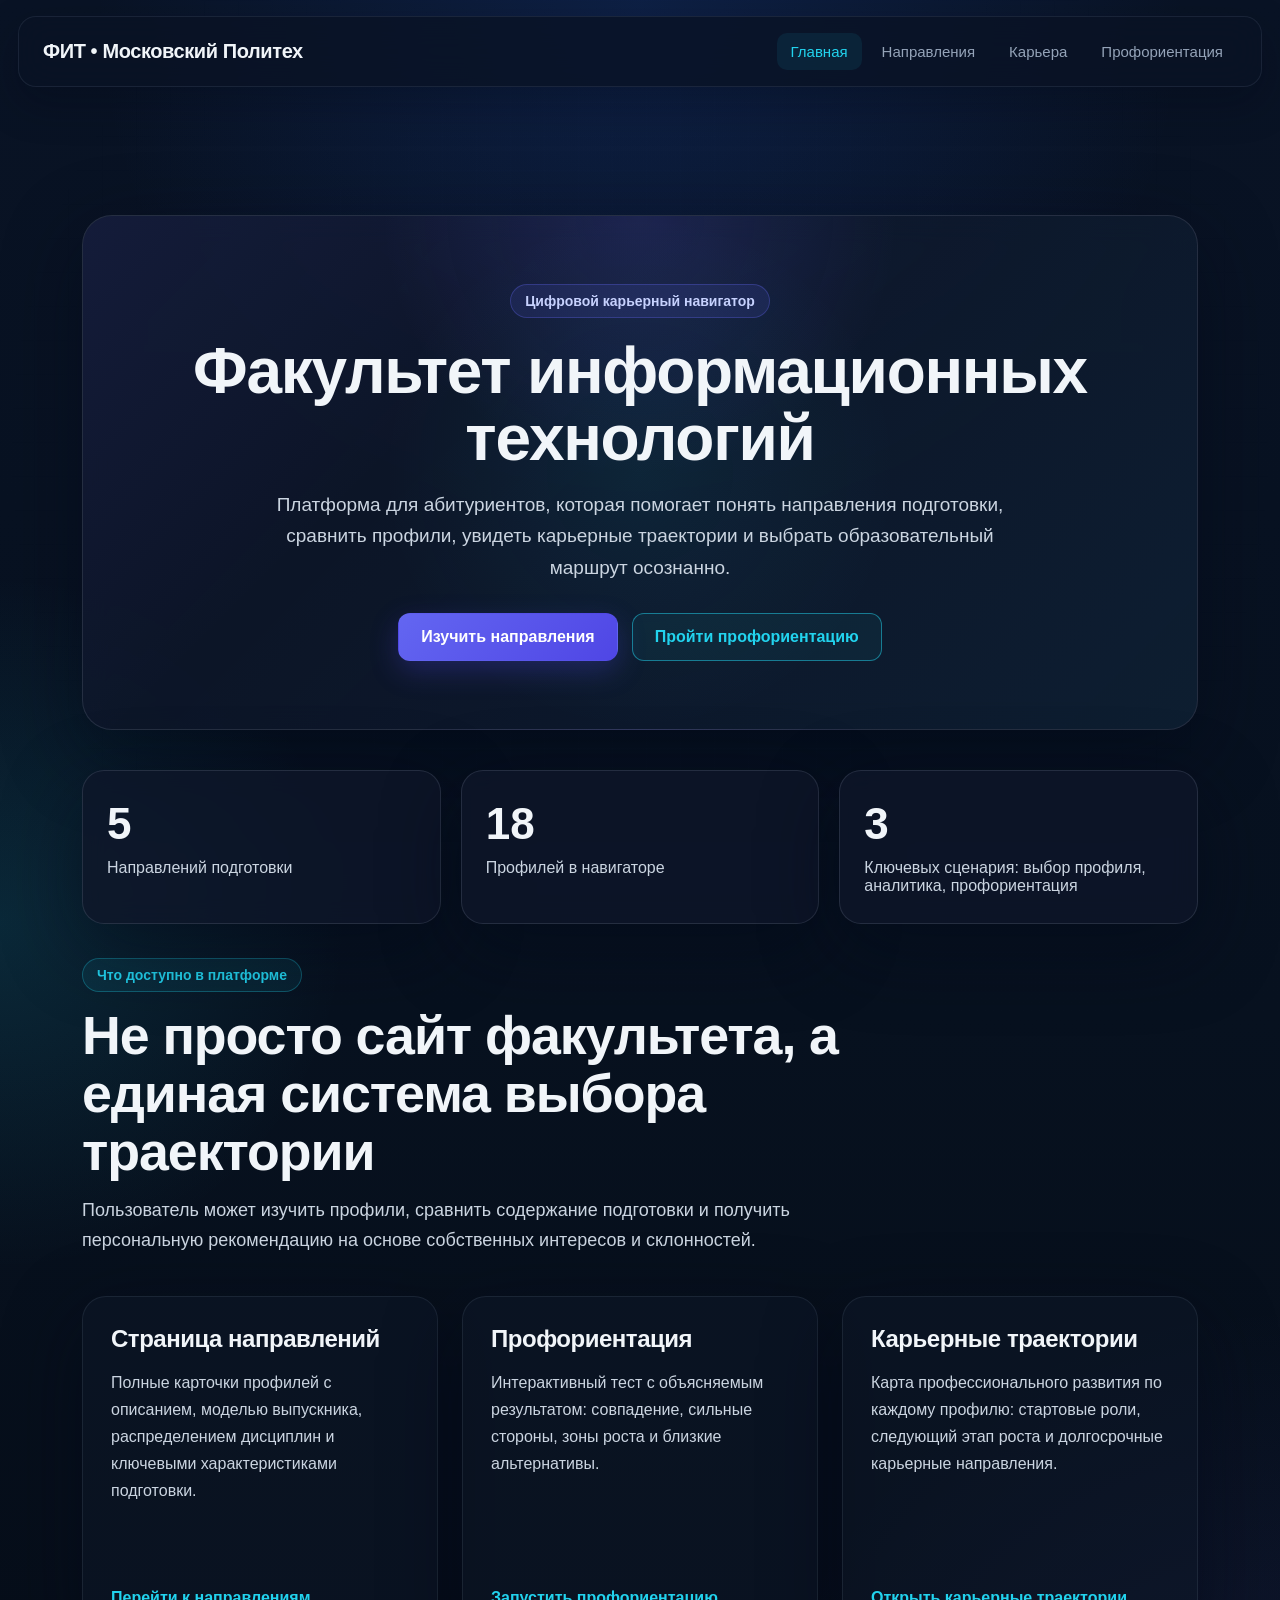
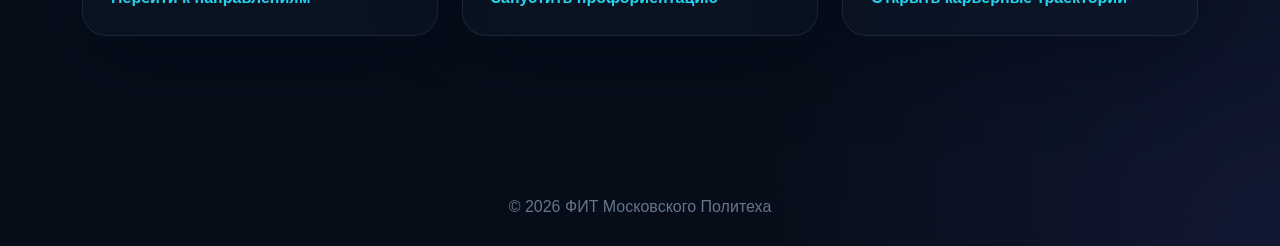
<file: index.html>
<!DOCTYPE html>
<html lang="ru">
<head>
  <meta charset="UTF-8">
  <meta name="viewport" content="width=device-width, initial-scale=1.0">
  <title>ФИТ | Московский Политех</title>
  <link rel="icon" type="image/png" href="polytech_logo_sizes_black.png">
  <link rel="stylesheet" href="css/style.css">
</head>
<body>

<header class="navbar">
  <div class="logo">ФИТ • Московский Политех</div>
  <nav>
    <a href="index.html" class="active">Главная</a>
    <a href="programs.html">Направления</a>
    <a href="career.html">Карьера</a>
    <a href="navigator.html">Профориентация</a>
  </nav>
</header>

<main class="page-main">
  <section class="hero">
    <div class="content">
      <div class="hero-panel fade-in">
        <div class="hero-badge">Цифровой карьерный навигатор</div>
        <h1>Факультет информационных технологий</h1>
        <p>
          Платформа для абитуриентов, которая помогает понять направления подготовки,
          сравнить профили, увидеть карьерные траектории и выбрать образовательный маршрут осознанно.
        </p>
        <div class="hero-buttons">
          <a href="programs.html" class="primary-btn">Изучить направления</a>
          <a href="navigator.html" class="secondary-btn">Пройти профориентацию</a>
        </div>
      </div>
    </div>
  </section>

  <section class="stats">
    <div class="content">
      <div class="stats-grid">
        <div class="stat-card">
          <div class="stat-value">5</div>
          <div class="stat-label">Направлений подготовки</div>
        </div>
        <div class="stat-card">
          <div class="stat-value">18</div>
          <div class="stat-label">Профилей в навигаторе</div>
        </div>
        <div class="stat-card">
          <div class="stat-value">3</div>
          <div class="stat-label">Ключевых сценария: выбор профиля, аналитика, профориентация</div>
        </div>
      </div>
    </div>
  </section>

  <section class="section-block">
    <div class="content">
      <div class="page-hero">
        <div class="page-kicker">Что доступно в платформе</div>
        <h1>Не просто сайт факультета, а единая система выбора траектории</h1>
        <p>
          Пользователь может изучить профили, сравнить содержание подготовки и получить
          персональную рекомендацию на основе собственных интересов и склонностей.
        </p>
      </div>

      <div class="feature-grid">
        <div class="feature-card">
          <h3>Страница направлений</h3>
          <p>
            Полные карточки профилей с описанием, моделью выпускника,
            распределением дисциплин и ключевыми характеристиками подготовки.
          </p>
          <a href="programs.html">Перейти к направлениям</a>
        </div>

        <div class="feature-card">
          <h3>Профориентация</h3>
          <p>
            Интерактивный тест с объясняемым результатом: совпадение,
            сильные стороны, зоны роста и близкие альтернативы.
          </p>
          <a href="navigator.html">Запустить профориентацию</a>
        </div>

        <div class="feature-card">
          <h3>Карьерные траектории</h3>
          <p>
            Карта профессионального развития по каждому профилю:
            стартовые роли, следующий этап роста и долгосрочные карьерные направления.
          </p>
          <a href="career.html">Открыть карьерные траектории</a>
        </div>
      </div>
    </div>
  </section>
</main>

<footer>
  © 2026 ФИТ Московского Политеха
</footer>

</body>
</html>
</file>
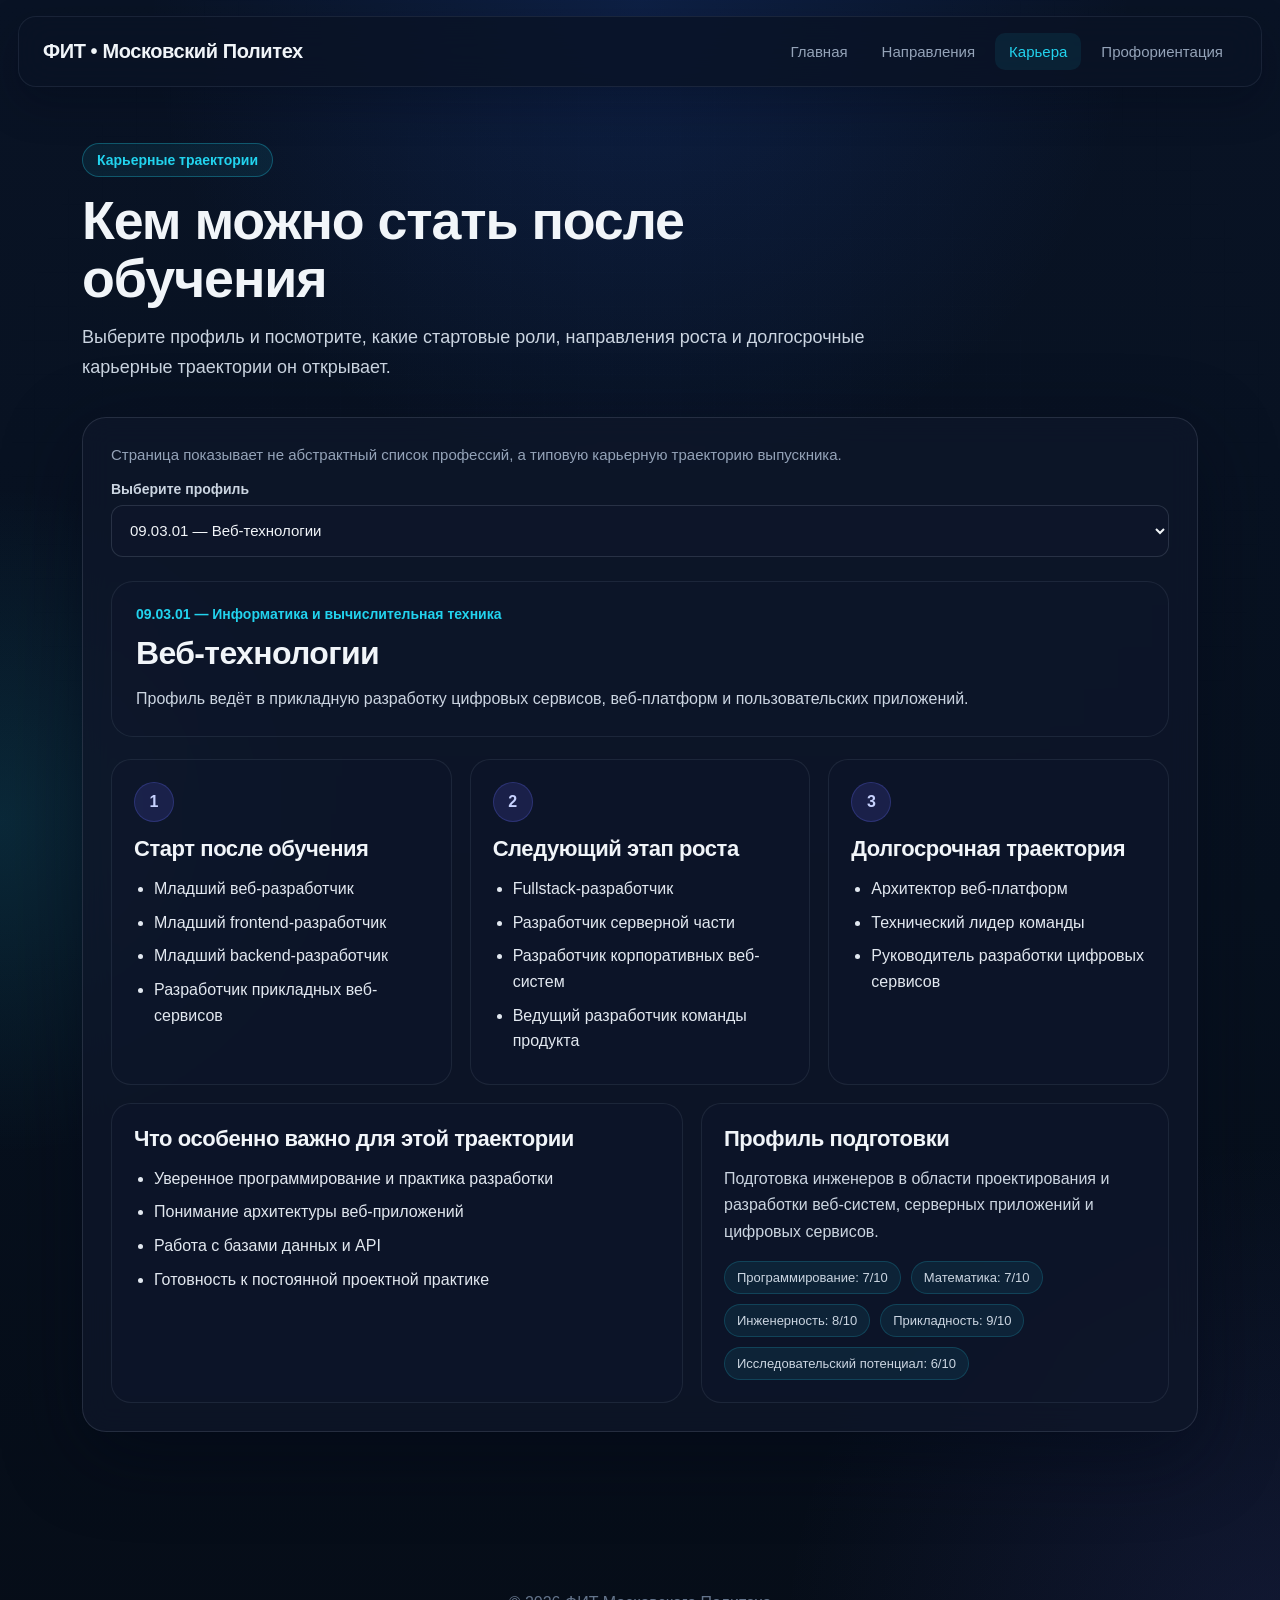
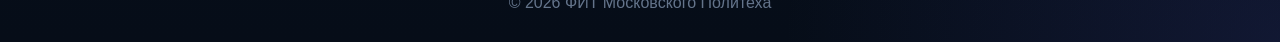
<file: career.html>
<!DOCTYPE html>
<html lang="ru">
<head>
  <meta charset="UTF-8">
  <meta name="viewport" content="width=device-width, initial-scale=1.0">
  <title>Карьера | ФИТ</title>
  <link rel="icon" type="image/png" href="polytech_logo_sizes_black.png">
  <link rel="stylesheet" href="css/style.css">
</head>
<body>

<header class="navbar">
  <div class="logo">ФИТ • Московский Политех</div>
  <nav>
    <a href="index.html">Главная</a>
    <a href="programs.html">Направления</a>
    <a href="career.html" class="active">Карьера</a>
    <a href="navigator.html">Профориентация</a>
  </nav>
</header>

<main class="page-main">
  <section class="content">
    <div class="page-hero fade-in">
      <div class="page-kicker">Карьерные траектории</div>
      <h1>Кем можно стать после обучения</h1>
      <p>
        Выберите профиль и посмотрите, какие стартовые роли, направления роста
        и долгосрочные карьерные траектории он открывает.
      </p>
    </div>

    <div class="page-panel career-selector-panel">
      <div class="section-caption">
        Страница показывает не абстрактный список профессий, а типовую карьерную траекторию выпускника.
      </div>

      <div class="career-selector-row">
        <div class="career-selector-field">
          <label for="careerProfileSelect">Выберите профиль</label>
          <select id="careerProfileSelect"></select>
        </div>
      </div>

      <div id="careerResult" class="career-result"></div>
    </div>
  </section>
</main>

<footer>
  © 2026 ФИТ Московского Политеха
</footer>

<script src="js/programsData.js"></script>
<script src="js/careerPaths.js"></script>

</body>
</html>
</file>
<file: css/style.css>
/* ===== БАЗА ===== */

:root {
  --bg-main: #07111f;
  --bg-deep: #0b1220;
  --bg-panel: rgba(15, 23, 42, 0.78);
  --bg-panel-strong: rgba(12, 19, 34, 0.92);
  --bg-soft: rgba(30, 41, 59, 0.58);
  --line: rgba(148, 163, 184, 0.18);
  --line-strong: rgba(148, 163, 184, 0.28);
  --text-main: #f1f5f9;
  --text-soft: #cbd5e1;
  --text-muted: #94a3b8;
  --text-faint: #64748b;
  --accent: #22d3ee;
  --accent-soft: rgba(34, 211, 238, 0.14);
  --primary: #6366f1;
  --primary-soft: rgba(99, 102, 241, 0.16);
  --danger: #f87171;
  --shadow: 0 24px 80px rgba(2, 8, 23, 0.48);
  --radius-lg: 24px;
  --radius-md: 18px;
  --radius-sm: 12px;
  --content-width: 1180px;
}

* {
  box-sizing: border-box;
}

html {
  scroll-behavior: smooth;
}

body {
  margin: 0;
  font-family: "Inter", sans-serif;
  color: var(--text-main);
  background:
    radial-gradient(circle at top center, rgba(37, 99, 235, 0.16), transparent 28%),
    radial-gradient(circle at left center, rgba(34, 211, 238, 0.12), transparent 22%),
    radial-gradient(circle at right bottom, rgba(99, 102, 241, 0.12), transparent 24%),
    linear-gradient(180deg, #091325 0%, #07111f 55%, #060d18 100%);
  display: flex;
  flex-direction: column;
  min-height: 100vh;
}

body::before {
  content: "";
  position: fixed;
  inset: 0;
  pointer-events: none;
  background-image:
    linear-gradient(rgba(148, 163, 184, 0.025) 1px, transparent 1px),
    linear-gradient(90deg, rgba(148, 163, 184, 0.025) 1px, transparent 1px);
  background-size: 34px 34px;
  mask-image: radial-gradient(circle at center, black 45%, transparent 92%);
  opacity: 0.5;
}

main {
  flex: 1;
  position: relative;
  z-index: 1;
}

a,
button {
  transition: 0.25s ease;
}

h1,
h2,
h3,
h4 {
  margin: 0;
  letter-spacing: -0.02em;
}

p {
  margin: 0;
  color: var(--text-soft);
  line-height: 1.65;
}

/* ===== ОБЩИЕ КОНТЕЙНЕРЫ ===== */

.content {
  max-width: var(--content-width);
  margin: 0 auto;
  padding: 0 32px;
}

.section-block {
  margin-top: 34px;
}

.page-hero {
  max-width: 820px;
  margin-bottom: 34px;
}

.page-kicker {
  display: inline-block;
  margin-bottom: 14px;
  padding: 8px 14px;
  border: 1px solid rgba(34, 211, 238, 0.3);
  background: rgba(34, 211, 238, 0.08);
  color: var(--accent);
  border-radius: 999px;
  font-size: 14px;
  font-weight: 700;
}

.page-hero h1 {
  font-size: clamp(34px, 4.2vw, 54px);
  line-height: 1.08;
  margin-bottom: 16px;
}

.page-hero p {
  font-size: 18px;
  color: var(--text-soft);
}

.page-panel {
  background: var(--bg-panel);
  border: 1px solid var(--line);
  border-radius: var(--radius-lg);
  padding: 28px;
  box-shadow: var(--shadow);
  backdrop-filter: blur(14px);
}

.page-panel {
  margin-bottom: 28px;
}

.page-panel:last-child {
  margin-bottom: 0;
}

.section-caption {
  margin-bottom: 18px;
  color: var(--text-muted);
  font-size: 15px;
}

/* ===== НАВБАР ===== */

.navbar {
  position: sticky;
  top: 0;
  z-index: 50;
  display: flex;
  justify-content: space-between;
  align-items: center;
  max-width: calc(var(--content-width) + 64px);
  margin: 16px auto 0;
  padding: 16px 24px;
  width: calc(100% - 24px);
  background: rgba(9, 19, 37, 0.78);
  border: 1px solid rgba(148, 163, 184, 0.12);
  border-radius: 18px;
  backdrop-filter: blur(16px);
  box-shadow: 0 16px 40px rgba(2, 8, 23, 0.28);
}

.logo {
  font-size: 20px;
  font-weight: 800;
  color: var(--text-main);
  letter-spacing: -0.02em;
}

.navbar nav {
  display: flex;
  align-items: center;
  gap: 6px;
}

.navbar a {
  color: var(--text-muted);
  text-decoration: none;
  margin-left: 0;
  padding: 10px 14px;
  border-radius: 10px;
  font-size: 15px;
}

.navbar a:hover {
  color: var(--text-main);
  background: rgba(255, 255, 255, 0.04);
}

.navbar a.active,
.btn-nav {
  color: var(--accent);
  background: rgba(34, 211, 238, 0.08);
}

/* ===== КНОПКИ ===== */

.primary-btn,
.secondary-btn {
  display: inline-flex;
  align-items: center;
  justify-content: center;
  gap: 10px;
  min-height: 48px;
  padding: 12px 22px;
  border-radius: 12px;
  text-decoration: none;
  border: 1px solid transparent;
  font-size: 16px;
  font-weight: 600;
  cursor: pointer;
}

.primary-btn {
  background: linear-gradient(135deg, #6366f1 0%, #4f46e5 100%);
  color: white;
  box-shadow: 0 10px 28px rgba(79, 70, 229, 0.28);
}

.primary-btn:hover {
  transform: translateY(-1px);
  box-shadow: 0 16px 34px rgba(79, 70, 229, 0.34);
}

.secondary-btn {
  border: 1px solid rgba(34, 211, 238, 0.5);
  color: var(--accent);
  background: rgba(34, 211, 238, 0.06);
}

.secondary-btn:hover {
  transform: translateY(-1px);
  background: rgba(34, 211, 238, 0.12);
}

/* ===== ГЛАВНАЯ ===== */

.hero {
  padding: 72px 0 22px;
}

.hero-panel {
  position: relative;
  text-align: center;
  overflow: hidden;
  padding: 68px 24px;
  background:
    radial-gradient(circle at top center, rgba(99, 102, 241, 0.18), transparent 34%),
    radial-gradient(circle at center, rgba(34, 211, 238, 0.07), transparent 42%),
    var(--bg-panel);
  border: 1px solid var(--line);
  border-radius: 30px;
  box-shadow: var(--shadow);
  backdrop-filter: blur(14px);
}

.hero-panel::before {
  content: "";
  position: absolute;
  inset: 0;
  background: linear-gradient(135deg, rgba(99, 102, 241, 0.09), transparent 34%, rgba(34, 211, 238, 0.05));
  pointer-events: none;
}

.hero-panel > * {
  position: relative;
  z-index: 1;
}

.hero-badge {
  display: inline-flex;
  padding: 8px 14px;
  border-radius: 999px;
  background: rgba(99, 102, 241, 0.12);
  border: 1px solid rgba(99, 102, 241, 0.3);
  color: #c7d2fe;
  font-weight: 700;
  font-size: 14px;
  margin-bottom: 20px;
}

.hero h1 {
  max-width: 900px;
  margin: 0 auto 18px;
  font-size: clamp(40px, 5vw, 64px);
  line-height: 1.04;
}

.hero p {
  max-width: 760px;
  margin: 0 auto;
  font-size: 19px;
  color: var(--text-soft);
}

.hero-buttons {
  display: flex;
  justify-content: center;
  flex-wrap: wrap;
  gap: 14px;
  margin-top: 30px;
}

.stats {
  padding: 18px 0 0;
}

.stats-grid {
  display: grid;
  grid-template-columns: repeat(3, minmax(0, 1fr));
  gap: 20px;
}

.stat-card {
  background: var(--bg-panel);
  border: 1px solid var(--line);
  border-radius: 22px;
  padding: 28px 24px;
  box-shadow: var(--shadow);
  backdrop-filter: blur(12px);
}

.stat-value {
  font-size: clamp(32px, 4vw, 44px);
  font-weight: 800;
  color: var(--text-main);
  margin-bottom: 10px;
}

.stat-label {
  color: var(--text-soft);
  font-size: 16px;
}

.feature-grid {
  display: grid;
  grid-template-columns: repeat(3, minmax(0, 1fr));
  gap: 20px;
}

.feature-card {
  background: var(--bg-panel);
  border: 1px solid var(--line);
  border-radius: 22px;
  padding: 24px;
  box-shadow: var(--shadow);
}

.feature-card h3 {
  font-size: 22px;
  margin-bottom: 12px;
}

.feature-card p {
  margin-bottom: 18px;
}

.feature-link {
  display: inline-flex;
  color: var(--accent);
  font-weight: 600;
  text-decoration: none;
}

/* ===== НАПРАВЛЕНИЯ ===== */

.page-main {
  padding: 56px 0 90px;
}

.accordion {
  background: transparent;
  border-radius: 0;
  padding: 0;
  backdrop-filter: none;
}

.accordion-item {
  margin-bottom: 16px;
  border-radius: 18px;
  overflow: hidden;
  background: rgba(9, 19, 37, 0.72);
  border: 1px solid var(--line);
  box-shadow: 0 12px 28px rgba(2, 8, 23, 0.24);
}

.accordion-header {
  padding: 22px 24px;
  cursor: pointer;
  transition: 0.25s ease;
}

.accordion-header h3 {
  font-size: 24px;
  line-height: 1.3;
}

.accordion-header:hover {
  background: rgba(99, 102, 241, 0.1);
}

.accordion-content {
  max-height: 0;
  overflow: hidden;
  transition: max-height 0.45s ease;
}

.accordion-content.open {
  max-height: 2600px;
}

.profile-card {
  padding: 22px 24px;
  border-top: 1px solid rgba(255, 255, 255, 0.06);
  cursor: pointer;
  transition: 0.25s ease;
}

.profile-card:hover {
  background: rgba(255, 255, 255, 0.025);
}

.profile-card h4 {
  font-size: 22px;
  margin-bottom: 10px;
}

.profile-card p {
  color: var(--text-soft);
}

/* ===== КАРЬЕРА ===== */

.chart-shell {
  background: var(--bg-panel);
  border: 1px solid var(--line);
  border-radius: 26px;
  padding: 28px;
  box-shadow: var(--shadow);
  margin-top: 26px;
}

.chart-header {
  max-width: 760px;
  margin-bottom: 18px;
}

.chart-header h2 {
  font-size: 28px;
  margin-bottom: 10px;
}

.chart-header p {
  color: var(--text-soft);
}

.chart-canvas-wrap {
  position: relative;
  min-height: 360px;
}

.insight-grid {
  display: grid;
  grid-template-columns: repeat(3, minmax(0, 1fr));
  gap: 20px;
  margin-top: 26px;
}

.insight-card {
  background: var(--bg-panel);
  border: 1px solid var(--line);
  border-radius: 22px;
  padding: 24px;
  box-shadow: var(--shadow);
}

.insight-card h3 {
  font-size: 20px;
  margin-bottom: 10px;
}

/* ===== ПРОФОРИЕНТАЦИЯ ===== */

.navigator-wrapper {
  display: flex;
  justify-content: center;
  padding: 22px 0 90px;
}

.navigator-card {
  display: none;
  max-width: 980px;
  width: 100%;
  background: var(--bg-panel);
  padding: 40px;
  border-radius: 26px;
  backdrop-filter: blur(12px);
  box-shadow: var(--shadow);
  border: 1px solid var(--line);
}

.navigator-card.active {
  display: block;
}

.navigator-intro {
  max-width: 700px;
  margin-bottom: 10px;
}

.navigator-intro h1 {
  margin-bottom: 14px;
  font-size: clamp(32px, 4vw, 48px);
}

.navigator-intro p {
  font-size: 18px;
}

.progress-bar {
  width: 100%;
  height: 10px;
  background: rgba(148, 163, 184, 0.18);
  border-radius: 999px;
  overflow: hidden;
  margin-bottom: 28px;
}

#progress {
  width: 0;
  height: 100%;
  background: linear-gradient(90deg, #6366f1 0%, #22d3ee 100%);
  transition: width 0.3s ease;
}

.answers {
  display: flex;
  flex-direction: column;
  gap: 15px;
}

.answer-btn {
  padding: 16px 18px;
  border-radius: 14px;
  background: rgba(99, 102, 241, 0.12);
  cursor: pointer;
  transition: 0.25s;
  border: 1px solid rgba(99, 102, 241, 0.16);
}

.answer-btn:hover {
  background: rgba(99, 102, 241, 0.22);
  transform: translateY(-1px);
}

.result-card canvas {
  margin: 24px 0 6px;
}

.result-main-title {
  font-size: 28px;
  font-weight: 800;
  line-height: 1.25;
}

.result-subtitle {
  margin-top: 8px;
  color: var(--text-soft);
  font-size: 18px;
}

.result-percent {
  margin-top: 10px;
  color: var(--accent);
  font-size: 22px;
  font-weight: 800;
}

.result-section {
  margin-top: 28px;
}

.result-section h3 {
  margin-bottom: 14px;
  font-size: 28px;
  line-height: 1.25;
}

.result-paragraph {
  color: var(--text-soft);
  line-height: 1.7;
  margin: 10px 0 0;
}

.result-list {
  padding-left: 24px;
  margin: 0;
}

.result-list li {
  margin-bottom: 8px;
  line-height: 1.65;
  color: #e2e8f0;
}

.ordered-list {
  padding-left: 28px;
}

.type-badge {
  display: inline-block;
  padding: 10px 14px;
  border-radius: 999px;
  background: rgba(34, 211, 238, 0.12);
  border: 1px solid rgba(34, 211, 238, 0.35);
  color: var(--accent);
  font-weight: 700;
  margin-bottom: 12px;
}

.danger-title {
  color: var(--danger);
}

.factor-table {
  border-radius: 16px;
  overflow: hidden;
  border: 1px solid rgba(255, 255, 255, 0.08);
  background: rgba(15, 23, 42, 0.45);
}

.factor-row {
  display: grid;
  grid-template-columns: 2fr 1fr 1fr;
  gap: 12px;
  padding: 14px 16px;
  border-bottom: 1px solid rgba(255, 255, 255, 0.06);
}

.factor-row:last-child {
  border-bottom: none;
}

.factor-head {
  background: rgba(99, 102, 241, 0.12);
  font-weight: 700;
  color: var(--text-soft);
}

.alternative-list {
  display: grid;
  gap: 14px;
}

.alternative-card {
  background: rgba(15, 23, 42, 0.45);
  border: 1px solid rgba(255, 255, 255, 0.06);
  border-radius: 16px;
  padding: 16px;
}

.alternative-card strong {
  display: block;
  margin-bottom: 6px;
  font-size: 17px;
}

.alternative-card span {
  display: inline-block;
  margin-bottom: 10px;
  color: var(--accent);
  font-weight: 700;
}

.alternative-card p {
  margin: 0;
  color: var(--text-soft);
  line-height: 1.55;
}

/* ===== МОДАЛЬНОЕ ОКНО ===== */

.modal-overlay {
  position: fixed;
  inset: 0;
  background: rgba(7, 12, 22, 0.84);
  display: flex;
  justify-content: center;
  align-items: center;
  z-index: 1000;
  padding: 24px;
  backdrop-filter: blur(8px);
}

.modal-window {
  background: var(--bg-panel-strong);
  color: white;
  padding: 30px;
  width: min(920px, 100%);
  max-height: 90vh;
  overflow-y: auto;
  border-radius: 22px;
  border: 1px solid var(--line);
  box-shadow: var(--shadow);
}

.modal-window h2 {
  font-size: 32px;
  margin-bottom: 18px;
}

.modal-window h3 {
  font-size: 24px;
  margin: 26px 0 12px;
}

.modal-window ul {
  margin: 0;
  padding-left: 22px;
}

.modal-window li {
  margin-bottom: 8px;
  line-height: 1.6;
  color: var(--text-soft);
}

.modal-window p {
  color: var(--text-soft);
}

.modal-close {
  float: right;
  cursor: pointer;
  font-size: 28px;
  color: var(--text-muted);
}

.modal-close:hover {
  color: var(--text-main);
}

/* ===== FOOTER ===== */

footer {
  position: relative;
  z-index: 1;
  text-align: center;
  padding: 34px 20px 38px;
  color: var(--text-faint);
}

/* ===== АНИМАЦИЯ ===== */

.fade-in {
  animation: fadeIn 0.6s ease;
}

@keyframes fadeIn {
  from {
    opacity: 0;
    transform: translateY(12px);
  }
  to {
    opacity: 1;
    transform: translateY(0);
  }
}

/* ===== АДАПТИВ ===== */

@media (max-width: 1100px) {
  .stats-grid,
  .feature-grid,
  .insight-grid {
    grid-template-columns: 1fr;
  }
}

@media (max-width: 900px) {
  .navbar {
    flex-direction: column;
    align-items: stretch;
    gap: 10px;
    padding: 14px 16px;
  }

  .navbar nav {
    width: 100%;
    display: flex;
    flex-wrap: nowrap;
    gap: 8px;
    overflow-x: auto;
    -webkit-overflow-scrolling: touch;
    scrollbar-width: none;
    padding-bottom: 2px;
  }

  .navbar nav::-webkit-scrollbar {
    display: none;
  }

  .navbar a {
    flex: 0 0 auto;
    white-space: nowrap;
  }

  .content {
    padding: 0 20px;
  }

  .hero {
    padding-top: 48px;
  }

  .hero-panel {
    padding: 48px 20px;
  }

  .page-main {
    padding-top: 40px;
  }

  .navigator-card {
    padding: 28px 20px;
  }

  .modal-window {
    padding: 24px 20px;
  }

  .factor-row {
    grid-template-columns: 1.5fr 0.8fr 1fr;
    font-size: 14px;
  }
}

.accordion-header-main {
  display: flex;
  justify-content: space-between;
  align-items: flex-start;
  gap: 18px;
}

.accordion-header-text {
  min-width: 0;
}

.accordion-header-text p {
  margin-top: 10px;
  color: #94a3b8;
}

.accordion-header-icon {
  flex: 0 0 auto;
  font-size: 26px;
  line-height: 1;
  color: #22d3ee;
  font-weight: 700;
}

.profile-card-main {
  display: flex;
  justify-content: space-between;
  align-items: flex-start;
  gap: 18px;
  flex-wrap: wrap;
}

.profile-card-text {
  flex: 1;
  min-width: 260px;
}

.profile-card-text h4 {
  margin-bottom: 10px;
}

.profile-card-type {
  margin-top: 12px;
  color: #22d3ee;
  font-size: 14px;
}

.profile-card-link {
  color: #94a3b8;
  font-size: 14px;
}

.modal-top {
  margin-bottom: 24px;
}

.modal-program-label {
  color: #22d3ee;
  font-size: 14px;
  font-weight: 700;
  margin-bottom: 10px;
}

.modal-description {
  margin-top: 14px;
}

.modal-section {
  margin-top: 22px;
}

.modal-chart-wrap {
  margin-top: 14px;
  background: rgba(15, 23, 42, 0.45);
  border: 1px solid rgba(255, 255, 255, 0.08);
  border-radius: 16px;
  padding: 18px;
}

.rating-grid {
  display: grid;
  grid-template-columns: repeat(auto-fit, minmax(200px, 1fr));
  gap: 12px;
  margin-top: 12px;
}

.rating-card {
  background: rgba(15, 23, 42, 0.45);
  border: 1px solid rgba(255, 255, 255, 0.08);
  border-radius: 14px;
  padding: 14px;
}

.rating-label {
  color: #94a3b8;
  font-size: 14px;
}

.rating-value {
  font-size: 24px;
  font-weight: 800;
  margin-top: 6px;
}

@media (max-width: 640px) {
  .accordion-header {
    padding: 18px 16px;
  }

  .accordion-header h3 {
    font-size: 18px;
    line-height: 1.35;
  }

  .accordion-header-text p {
    font-size: 14px;
  }

  .accordion-header-icon {
    font-size: 22px;
  }

  .profile-card {
    padding: 18px 16px;
  }

  .profile-card-text {
    min-width: 0;
  }

  .profile-card h4 {
    font-size: 18px;
    line-height: 1.35;
  }

  .profile-card-link {
    width: 100%;
    margin-top: 6px;
  }

  .modal-chart-wrap {
    padding: 12px;
  }

  .rating-grid {
    grid-template-columns: 1fr;
  }
}

@media (max-width: 640px) {
  .logo {
    font-size: 18px;
  }

  .navbar {
    width: calc(100% - 14px);
    margin-top: 8px;
    padding: 14px 16px;
  }

  .navbar a {
    font-size: 14px;
    padding: 9px 12px;
  }

  .page-hero h1,
  .hero h1 {
    font-size: 34px;
  }

  .page-hero p,
  .hero p,
  .navigator-intro p {
    font-size: 16px;
  }

  .result-main-title {
    font-size: 23px;
  }

  .result-subtitle {
    font-size: 16px;
  }

  .result-percent {
    font-size: 18px;
  }

  .result-section h3,
  .chart-header h2,
  .modal-window h3 {
    font-size: 22px;
  }

  .factor-row {
    grid-template-columns: 1.4fr 0.8fr 1fr;
    gap: 8px;
    padding: 12px;
  }

  .hero-buttons {
    flex-direction: column;
    align-items: center;
  }

  .primary-btn,
  .secondary-btn {
    width: 100%;
    max-width: 320px;
  }
}

#questionTitle {
  margin-bottom: 30px;
  line-height: 1.3;
}

.skills-chart-wrap {
  position: relative;
  width: 100%;
  height: 520px;
  margin: 24px 0 10px;
}

#skillsChart {
  width: 100% !important;
  height: 100% !important;
}

@media (max-width: 768px) {
  .skills-chart-wrap {
    height: 420px;
  }
}

.compare-panel {
  margin-bottom: 28px;
}

.compare-controls {
  display: grid;
  grid-template-columns: 1fr 1fr 1fr auto;
  gap: 16px;
  align-items: end;
}

.compare-field {
  display: flex;
  flex-direction: column;
  gap: 8px;
}

.compare-field label {
  color: #cbd5e1;
  font-size: 14px;
  font-weight: 600;
}

.compare-field select {
  width: 100%;
  min-height: 48px;
  padding: 12px 14px;
  border-radius: 12px;
  border: 1px solid rgba(148, 163, 184, 0.2);
  background: rgba(15, 23, 42, 0.72);
  color: #f1f5f9;
  font-size: 15px;
  outline: none;
}

.compare-field select:focus {
  border-color: rgba(34, 211, 238, 0.45);
  box-shadow: 0 0 0 3px rgba(34, 211, 238, 0.08);
}

.compare-result {
  margin-top: 22px;
}

.compare-cards {
  display: grid;
  gap: 18px;
}

.compare-card {
  background: rgba(15, 23, 42, 0.5);
  border: 1px solid rgba(148, 163, 184, 0.12);
  border-radius: 18px;
  padding: 20px;
}

.compare-card h3 {
  font-size: 24px;
  line-height: 1.25;
  margin-bottom: 10px;
}

.compare-card-program {
  color: #22d3ee;
  font-size: 14px;
  font-weight: 700;
  margin-bottom: 10px;
}

.compare-card-type {
  margin-top: 12px;
  color: #94a3b8;
  font-size: 14px;
}

.compare-section {
  margin-top: 22px;
}

.compare-section h3 {
  font-size: 24px;
  margin-bottom: 14px;
}

.compare-table {
  border-radius: 16px;
  overflow-x: auto;
  border: 1px solid rgba(255, 255, 255, 0.08);
  background: rgba(15, 23, 42, 0.45);
}

.compare-row {
  display: grid;
  gap: 12px;
  padding: 14px 16px;
  border-bottom: 1px solid rgba(255, 255, 255, 0.06);
  min-width: 720px;
}

.compare-row:last-child {
  border-bottom: none;
}

.compare-row.head {
  background: rgba(99, 102, 241, 0.12);
  font-weight: 700;
  color: #cbd5e1;
}

.compare-difference-list {
  display: grid;
  gap: 12px;
}

.compare-difference-item {
  background: rgba(15, 23, 42, 0.45);
  border: 1px solid rgba(148, 163, 184, 0.12);
  border-radius: 14px;
  padding: 16px;
  color: #cbd5e1;
  line-height: 1.6;
}

.compare-columns {
  display: grid;
  gap: 18px;
}

.compare-columns ul {
  margin: 0;
  padding-left: 20px;
}

.compare-columns li {
  margin-bottom: 8px;
  color: #e2e8f0;
  line-height: 1.6;
}

.compare-subtitle {
  font-size: 18px;
  margin-bottom: 12px;
}

@media (max-width: 1100px) {
  .compare-controls {
    grid-template-columns: 1fr 1fr;
  }

  .compare-controls .primary-btn {
    width: 100%;
    grid-column: 1 / -1;
  }
}

@media (max-width: 900px) {
  .compare-controls,
  .compare-cards,
  .compare-columns {
    grid-template-columns: 1fr !important;
  }
}

@media (max-width: 640px) {
  .compare-card h3,
  .compare-section h3 {
    font-size: 20px;
  }

  .compare-row {
    padding: 12px;
    font-size: 14px;
    min-width: 680px;
  }
}

.compare-actions {
  display: flex;
  gap: 12px;
  flex-wrap: wrap;
}

@media (max-width: 1100px) {
  .compare-actions {
    grid-column: 1 / -1;
  }

  .compare-actions .primary-btn,
  .compare-actions .secondary-btn {
    width: 100%;
  }
}


.filter-panel {
  margin-bottom: 28px;
}

.filter-controls {
  display: grid;
  grid-template-columns: 1fr 1fr 1fr auto;
  gap: 16px;
  align-items: end;
}

.filter-field {
  display: flex;
  flex-direction: column;
  gap: 8px;
}

.filter-field label {
  color: #cbd5e1;
  font-size: 14px;
  font-weight: 600;
}

.filter-field select {
  width: 100%;
  min-height: 48px;
  padding: 12px 14px;
  border-radius: 12px;
  border: 1px solid rgba(148, 163, 184, 0.2);
  background: rgba(15, 23, 42, 0.72);
  color: #f1f5f9;
  font-size: 15px;
  outline: none;
}

.filter-field select:focus {
  border-color: rgba(34, 211, 238, 0.45);
  box-shadow: 0 0 0 3px rgba(34, 211, 238, 0.08);
}

.filter-actions {
  display: flex;
  gap: 12px;
  flex-wrap: wrap;
}

.filter-result {
  margin-top: 22px;
}

.filter-result-grid {
  display: grid;
  gap: 16px;
}

.filter-result-card {
  background: rgba(15, 23, 42, 0.5);
  border: 1px solid rgba(148, 163, 184, 0.12);
  border-radius: 18px;
  padding: 20px;
}

.filter-result-card h3 {
  font-size: 22px;
  line-height: 1.3;
  margin-bottom: 10px;
}

.filter-result-program {
  color: #22d3ee;
  font-size: 14px;
  font-weight: 700;
  margin-bottom: 10px;
}

.filter-result-type {
  margin-top: 12px;
  color: #94a3b8;
  font-size: 14px;
}

.filter-result-meta {
  margin-top: 14px;
  display: flex;
  gap: 10px;
  flex-wrap: wrap;
}

.filter-badge {
  display: inline-flex;
  align-items: center;
  padding: 8px 12px;
  border-radius: 999px;
  background: rgba(34, 211, 238, 0.08);
  border: 1px solid rgba(34, 211, 238, 0.18);
  color: #cbd5e1;
  font-size: 13px;
}

.filter-result-empty {
  background: rgba(15, 23, 42, 0.45);
  border: 1px solid rgba(148, 163, 184, 0.12);
  border-radius: 14px;
  padding: 18px;
  color: #cbd5e1;
  line-height: 1.6;
}

.filter-card-actions {
  margin-top: 16px;
}

@media (max-width: 1100px) {
  .filter-controls {
    grid-template-columns: 1fr 1fr;
  }

  .filter-actions {
    grid-column: 1 / -1;
  }
}

@media (max-width: 700px) {
  .filter-controls {
    grid-template-columns: 1fr;
  }

  .filter-actions {
    width: 100%;
  }

  .filter-actions .primary-btn,
  .filter-actions .secondary-btn {
    width: 100%;
  }
}

.career-selector-panel {
  margin-top: 18px;
}

.career-selector-row {
  display: grid;
  grid-template-columns: 1fr;
  gap: 16px;
}

.career-selector-field {
  display: flex;
  flex-direction: column;
  gap: 8px;
}

.career-selector-field label {
  color: #cbd5e1;
  font-size: 14px;
  font-weight: 600;
}

.career-selector-field select {
  width: 100%;
  min-height: 52px;
  padding: 12px 14px;
  border-radius: 12px;
  border: 1px solid rgba(148, 163, 184, 0.2);
  background: rgba(15, 23, 42, 0.72);
  color: #f1f5f9;
  font-size: 15px;
  outline: none;
}

.career-selector-field select:focus {
  border-color: rgba(34, 211, 238, 0.45);
  box-shadow: 0 0 0 3px rgba(34, 211, 238, 0.08);
}

.career-result {
  margin-top: 24px;
}

.career-hero-card {
  background: rgba(15, 23, 42, 0.5);
  border: 1px solid rgba(148, 163, 184, 0.12);
  border-radius: 22px;
  padding: 24px;
}

.career-profile-label {
  color: #22d3ee;
  font-size: 14px;
  font-weight: 700;
  margin-bottom: 12px;
}

.career-hero-card h2 {
  font-size: 32px;
  line-height: 1.2;
  margin-bottom: 14px;
}

.career-path-grid {
  display: grid;
  grid-template-columns: repeat(3, minmax(0, 1fr));
  gap: 18px;
  margin-top: 22px;
}

.career-stage-card,
.career-info-card {
  background: rgba(15, 23, 42, 0.5);
  border: 1px solid rgba(148, 163, 184, 0.12);
  border-radius: 20px;
  padding: 22px;
}

.career-stage-number {
  width: 40px;
  height: 40px;
  border-radius: 999px;
  display: inline-flex;
  align-items: center;
  justify-content: center;
  background: rgba(99, 102, 241, 0.16);
  border: 1px solid rgba(99, 102, 241, 0.26);
  color: #c7d2fe;
  font-weight: 800;
  margin-bottom: 14px;
}

.career-stage-card h3,
.career-info-card h3 {
  font-size: 22px;
  margin-bottom: 14px;
}

.career-stage-card ul,
.career-info-card ul {
  margin: 0;
  padding-left: 20px;
}

.career-stage-card li,
.career-info-card li {
  margin-bottom: 8px;
  color: #e2e8f0;
  line-height: 1.6;
}

.career-info-grid {
  display: grid;
  grid-template-columns: 1.1fr 0.9fr;
  gap: 18px;
  margin-top: 18px;
}

.career-info-meta {
  display: flex;
  flex-wrap: wrap;
  gap: 10px;
  margin-top: 16px;
}

.career-badge {
  display: inline-flex;
  align-items: center;
  padding: 8px 12px;
  border-radius: 999px;
  background: rgba(34, 211, 238, 0.08);
  border: 1px solid rgba(34, 211, 238, 0.18);
  color: #cbd5e1;
  font-size: 13px;
}

@media (max-width: 1000px) {
  .career-path-grid,
  .career-info-grid {
    grid-template-columns: 1fr;
  }
}

@media (max-width: 640px) {
  .career-hero-card h2 {
    font-size: 24px;
  }

  .career-stage-card h3,
  .career-info-card h3 {
    font-size: 20px;
  }
}


.map-panel {
  margin-bottom: 28px;
}

.profile-map-header {
  max-width: 860px;
  margin-bottom: 22px;
}

.profile-map-header h2 {
  font-size: 32px;
  line-height: 1.15;
  margin-bottom: 12px;
}

.profile-map-header p {
  color: #cbd5e1;
  line-height: 1.7;
}

.profile-map-grid {
  display: grid;
  grid-template-columns: repeat(3, minmax(0, 1fr));
  gap: 18px;
}

.map-zone-card {
  background: rgba(15, 23, 42, 0.5);
  border: 1px solid rgba(148, 163, 184, 0.12);
  border-radius: 20px;
  padding: 22px;
}

.map-zone-top {
  display: flex;
  align-items: center;
  gap: 12px;
  margin-bottom: 12px;
}

.map-zone-top h3 {
  font-size: 24px;
  line-height: 1.2;
}

.map-zone-badge {
  width: 36px;
  height: 36px;
  border-radius: 999px;
  display: inline-flex;
  align-items: center;
  justify-content: center;
  background: rgba(34, 211, 238, 0.12);
  border: 1px solid rgba(34, 211, 238, 0.24);
  color: #22d3ee;
  font-weight: 700;
  font-size: 14px;
  flex: 0 0 auto;
}

.map-zone-description {
  color: #94a3b8;
  line-height: 1.6;
  margin-bottom: 16px;
}

.map-zone-list {
  display: flex;
  flex-wrap: wrap;
  gap: 10px;
}

.map-profile-chip {
  padding: 10px 14px;
  border-radius: 999px;
  border: 1px solid rgba(99, 102, 241, 0.22);
  background: rgba(99, 102, 241, 0.1);
  color: #e2e8f0;
  font-size: 14px;
  line-height: 1.35;
  cursor: pointer;
  text-align: left;
}

.map-profile-chip:hover {
  background: rgba(99, 102, 241, 0.18);
  border-color: rgba(34, 211, 238, 0.28);
  color: #ffffff;
}

.map-profile-chip:disabled {
  opacity: 0.6;
  cursor: default;
}

@media (max-width: 1100px) {
  .profile-map-grid {
    grid-template-columns: repeat(2, minmax(0, 1fr));
  }
}

@media (max-width: 720px) {
  .profile-map-grid {
    grid-template-columns: 1fr;
  }

  .profile-map-header h2 {
    font-size: 26px;
  }

  .map-zone-top h3 {
    font-size: 22px;
  }

  .map-zone-card {
    padding: 18px;
  }
}



.feature-grid {
  display: grid;
  grid-template-columns: repeat(3, minmax(0, 1fr));
  gap: 24px;
  margin-top: 40px;
}

.feature-card {
  background: rgba(15, 23, 42, 0.52);
  border: 1px solid rgba(148, 163, 184, 0.12);
  border-radius: 24px;
  padding: 28px;
}

.feature-card h3 {
  font-size: 24px;
  margin-bottom: 16px;
}

.feature-card p {
  color: #cbd5e1;
  line-height: 1.7;
  margin-bottom: 22px;
}

.feature-card a {
  color: #22d3ee;
  text-decoration: none;
  font-weight: 700;
}

.feature-card a:hover {
  color: #67e8f9;
}

@media (max-width: 1000px) {
  .feature-grid {
    grid-template-columns: 1fr;
  }
}


.feature-grid {
  display: grid;
  grid-template-columns: repeat(3, minmax(0, 1fr));
  gap: 24px;
  margin-top: 40px;
  align-items: stretch;
}

.feature-card {
  background: rgba(15, 23, 42, 0.52);
  border: 1px solid rgba(148, 163, 184, 0.12);
  border-radius: 24px;
  padding: 28px;
  display: flex;
  flex-direction: column;
  min-height: 340px;
}

.feature-card h3 {
  font-size: 24px;
  margin-bottom: 16px;
}

.feature-card p {
  color: #cbd5e1;
  line-height: 1.7;
  margin-bottom: 22px;
}

.feature-card a {
  color: #22d3ee;
  text-decoration: none;
  font-weight: 700;
  margin-top: auto;
}

.feature-card a:hover {
  color: #67e8f9;
}

@media (max-width: 1000px) {
  .feature-grid {
    grid-template-columns: 1fr;
  }

  .feature-card {
    min-height: auto;
  }
}


footer {
  text-align: center;
  padding: 40px 30px 30px;
  color: #64748b;
  margin-top: 32px;
}
</file>
